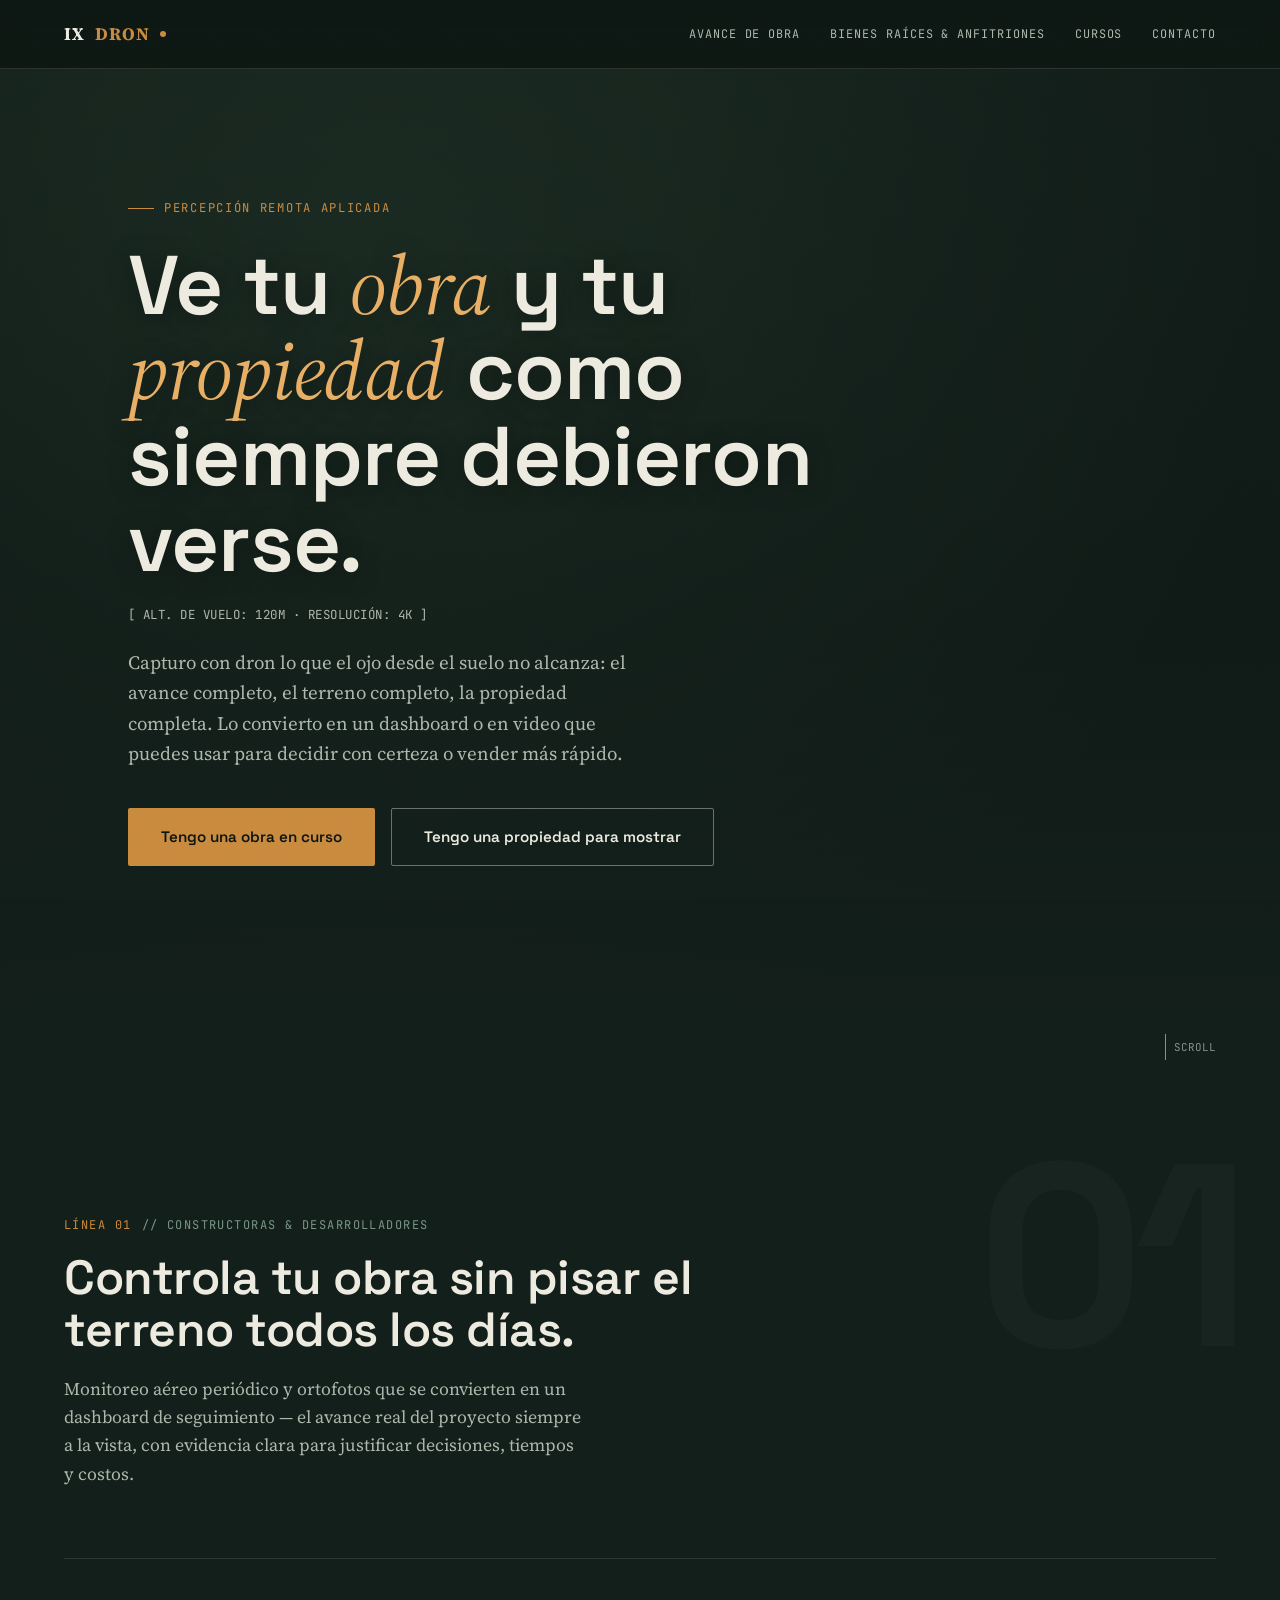
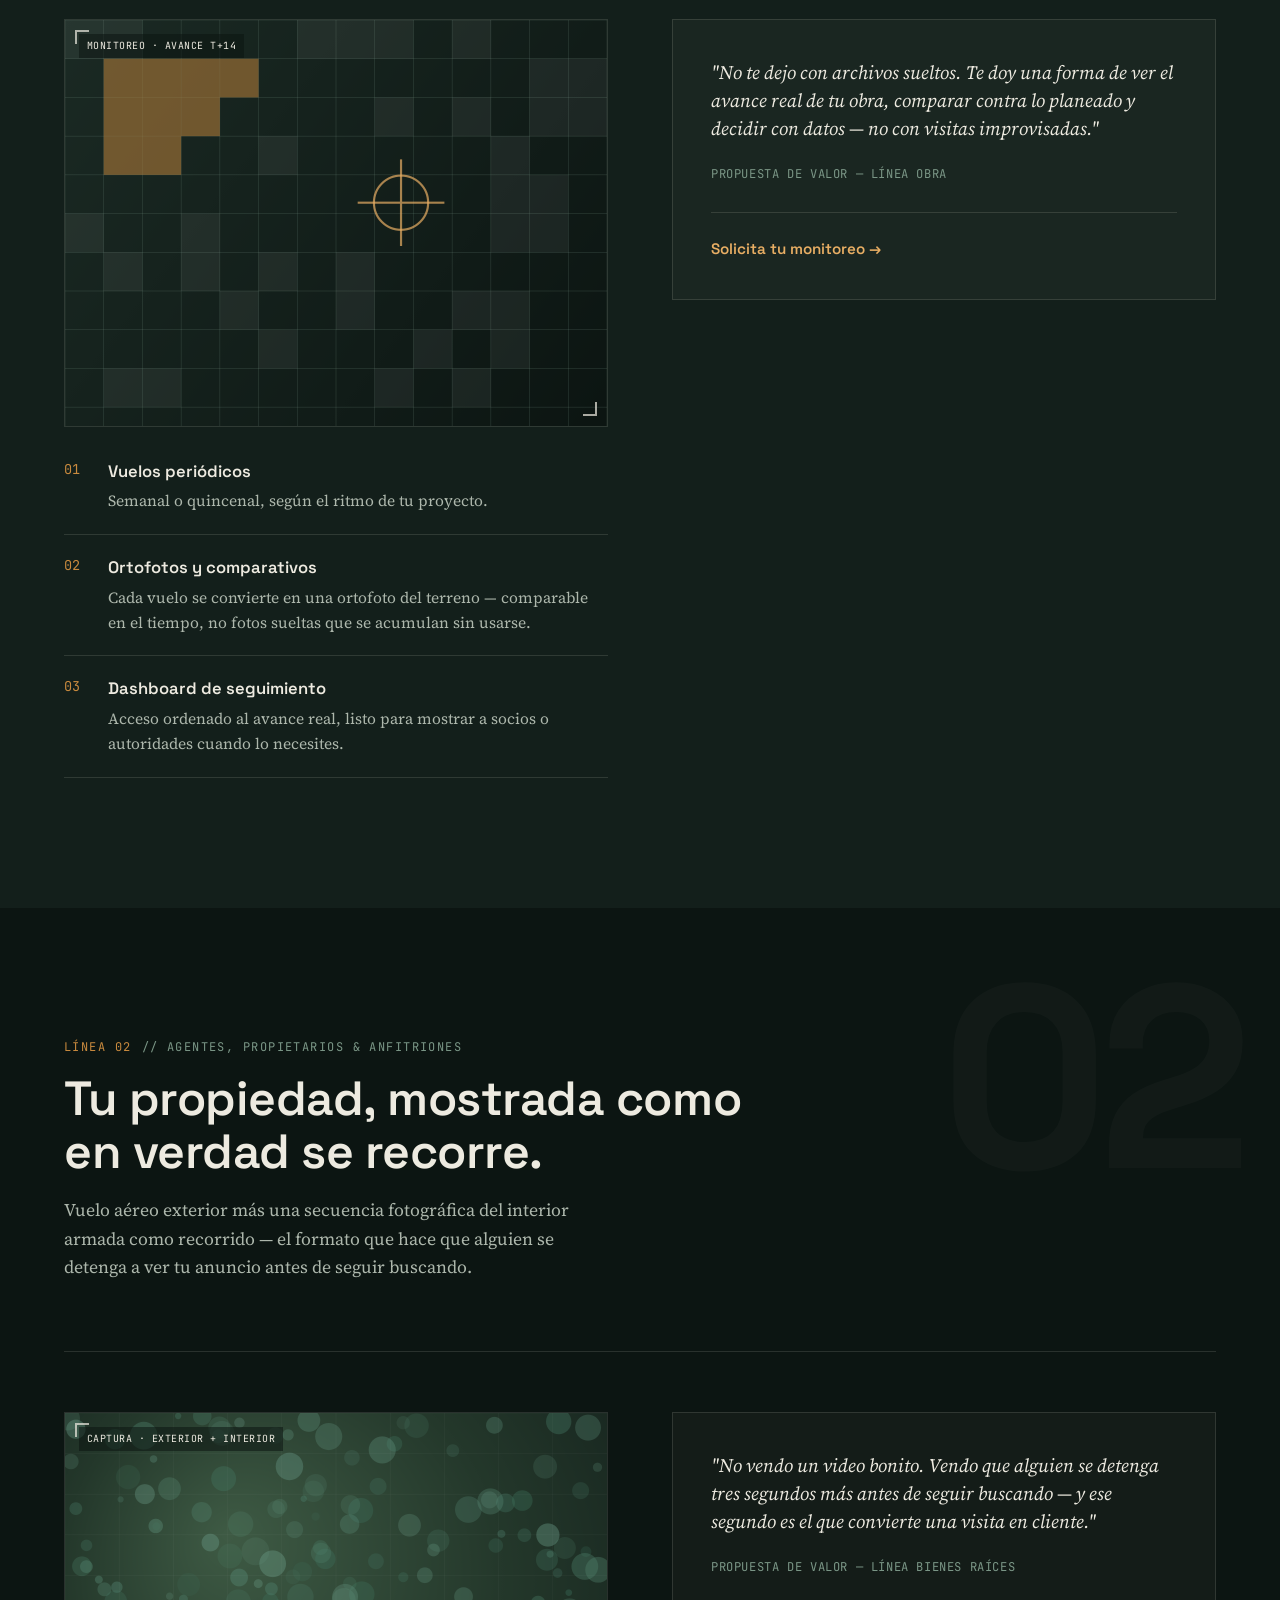
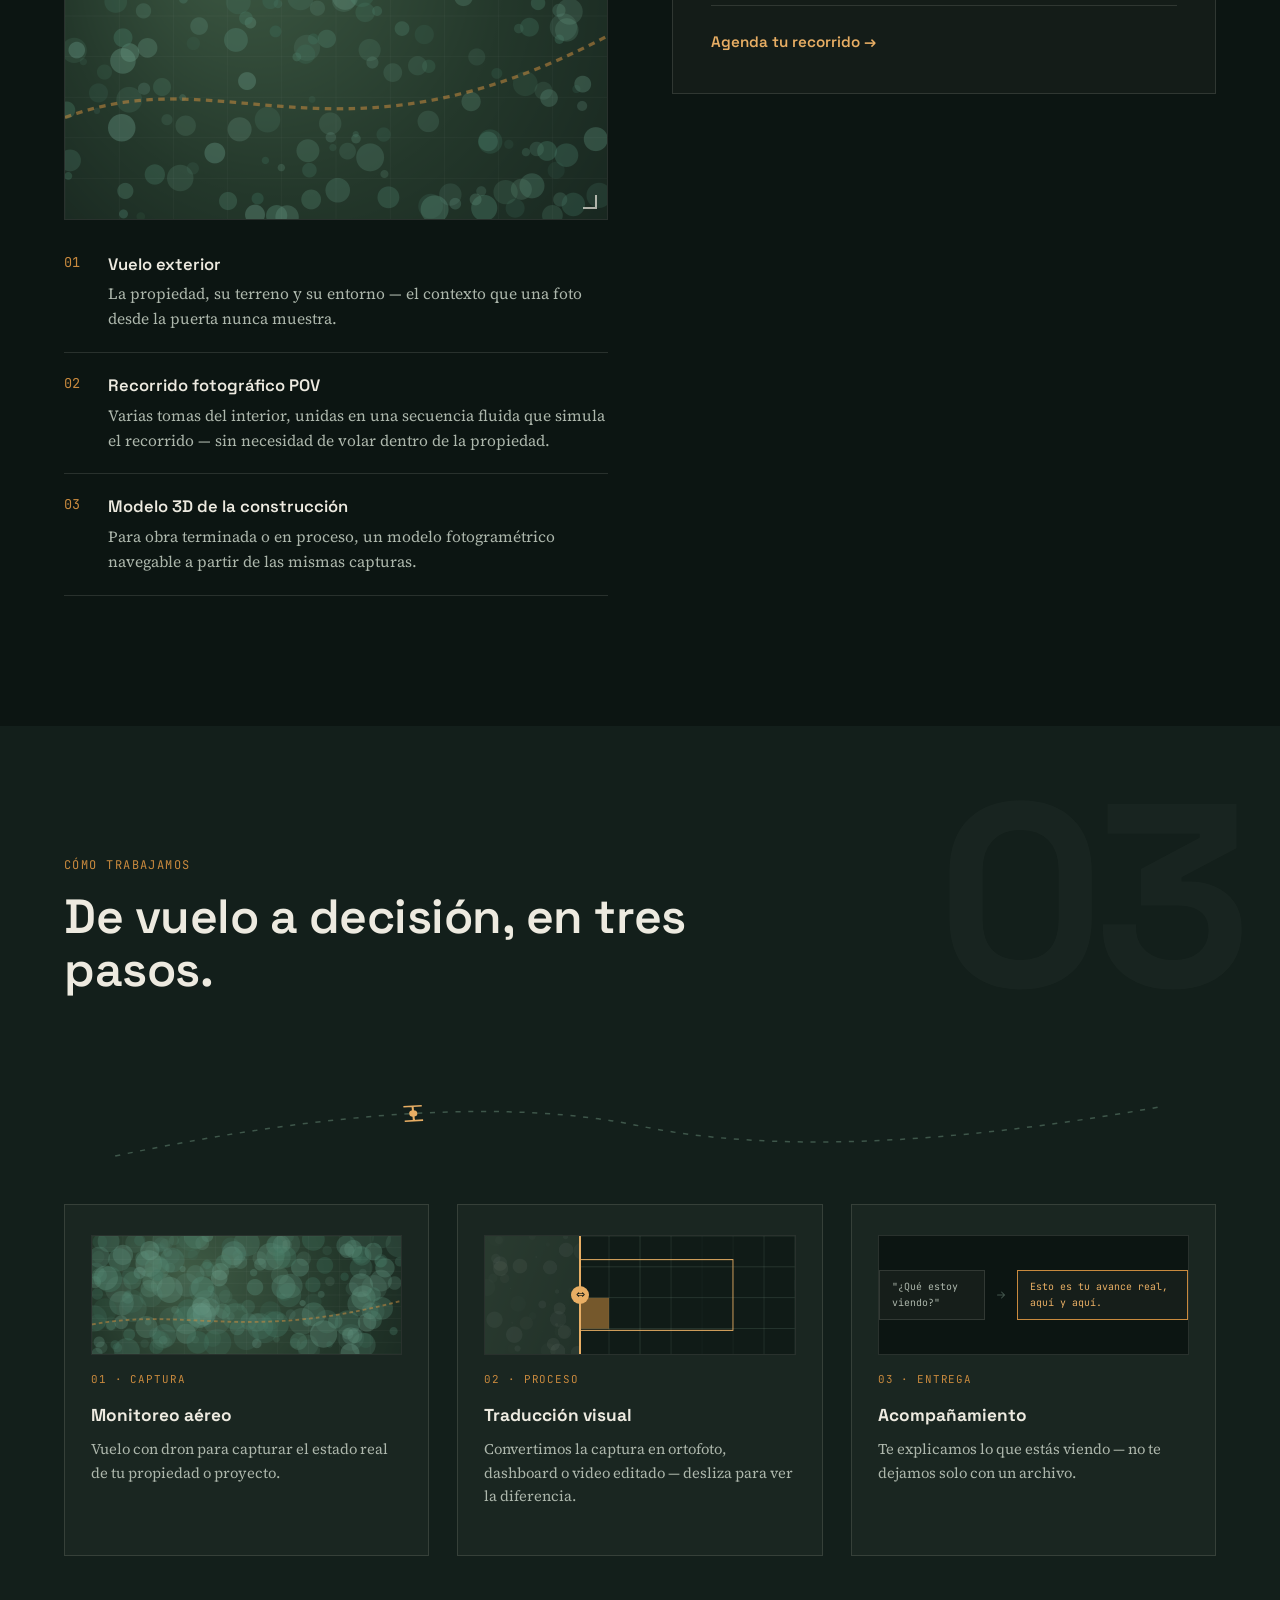
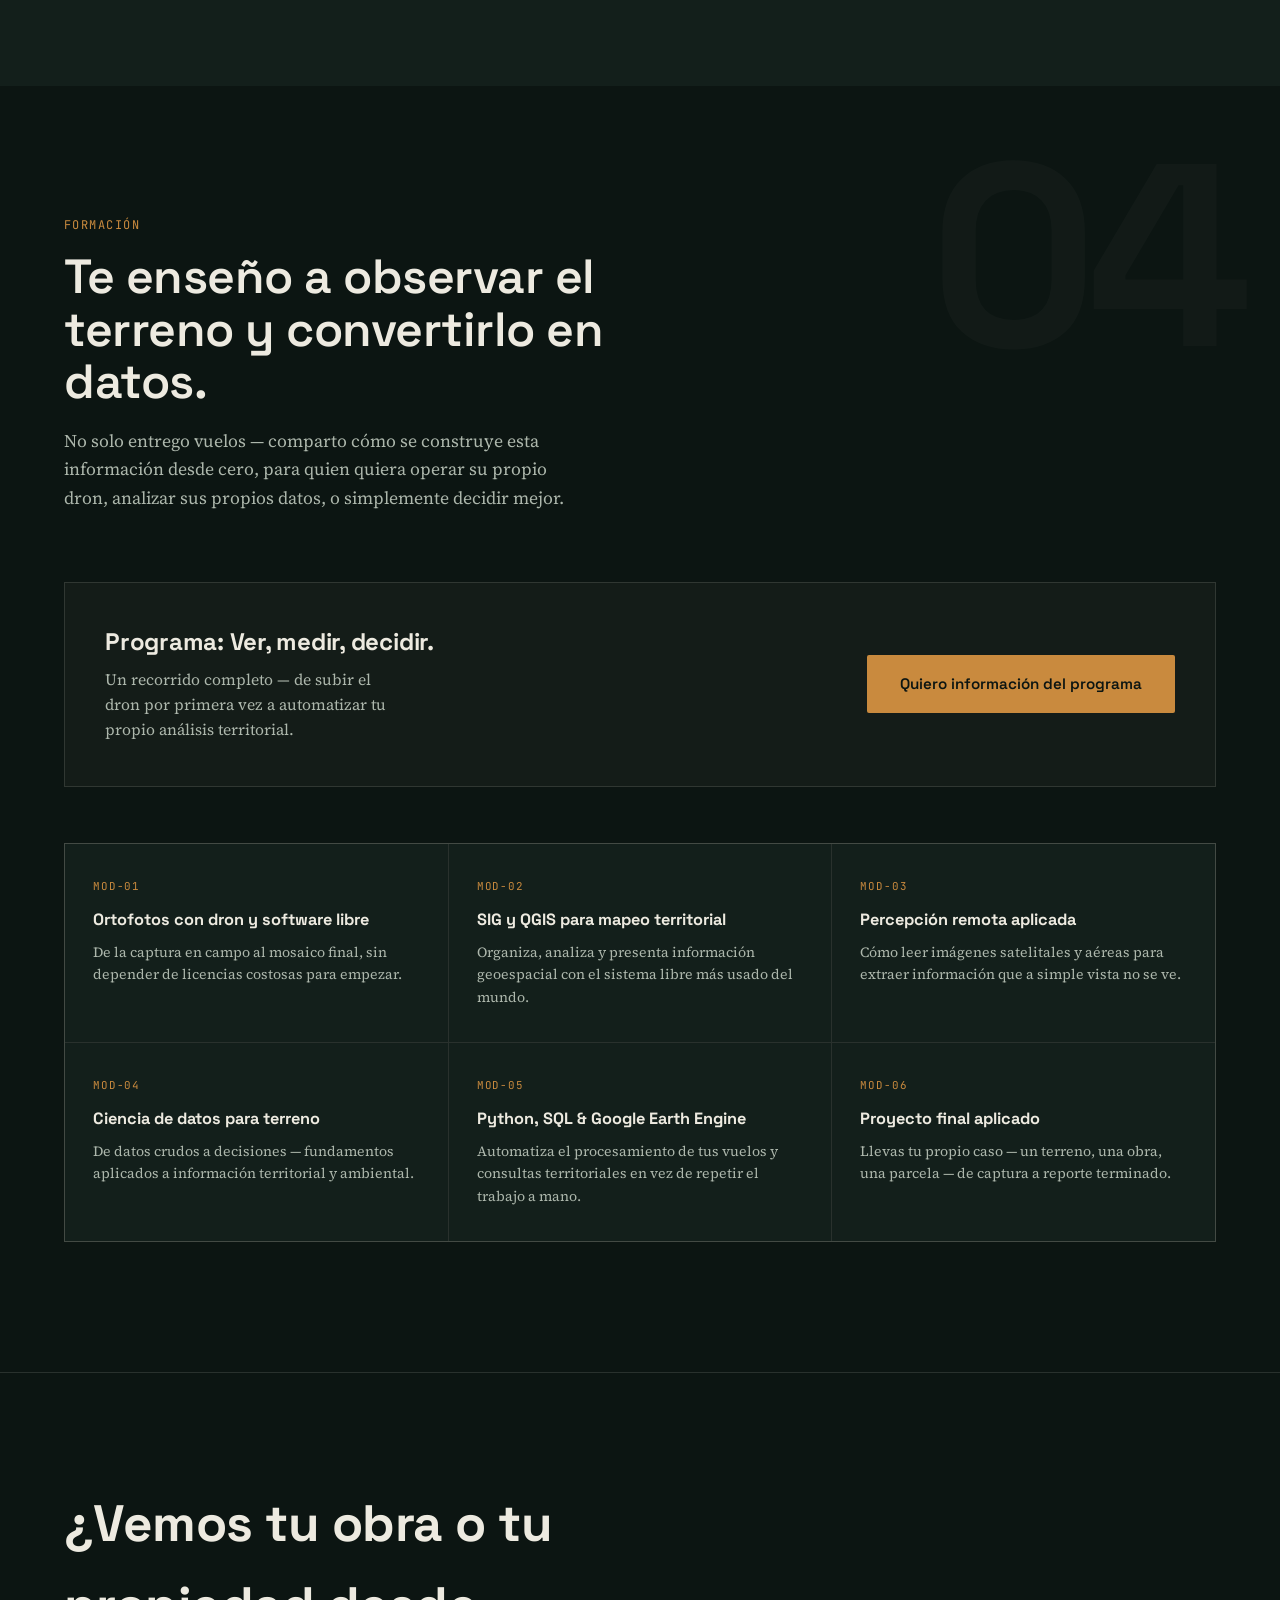
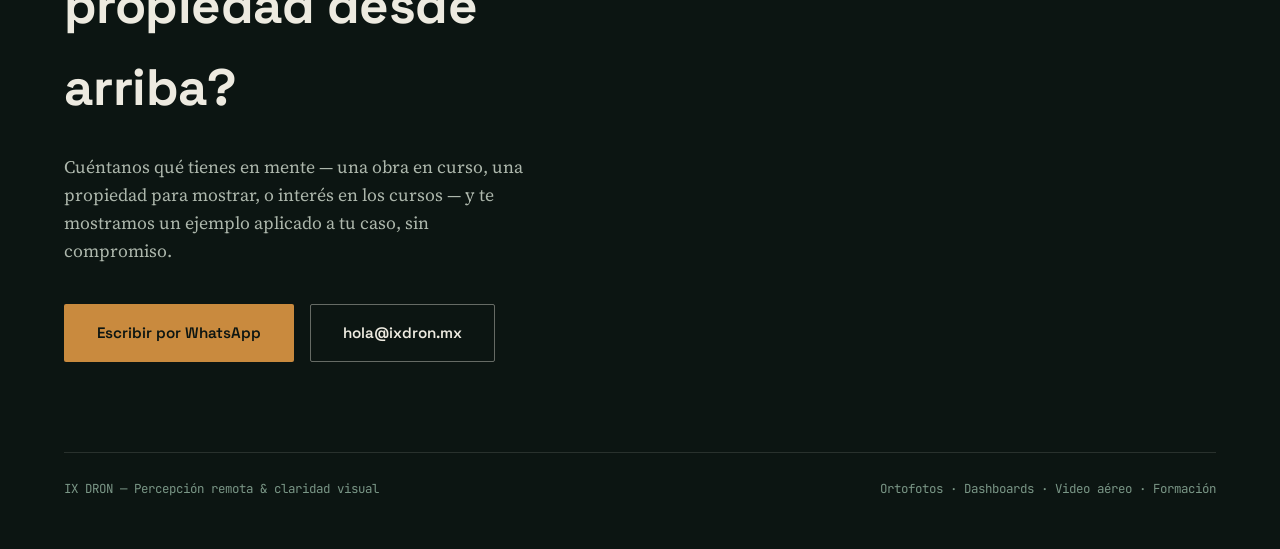
<file: index.html>
<!DOCTYPE html>
<html lang="es">
<head>
<meta charset="UTF-8">
<meta name="viewport" content="width=device-width, initial-scale=1.0">
<title>IX DRON — Percepción remota para tu obra y tu propiedad</title>
<style>
  @import url('https://fonts.googleapis.com/css2?family=Space+Grotesk:wght@400;500;600;700&family=Source+Serif+4:ital,wght@0,400;0,500;1,400&family=JetBrains+Mono:wght@400;500&display=swap');

  :root{
    --bg: #131F1B;
    --bg-deep: #0C1512;
    --sage: #7A9686;
    --sage-dim: #3E564A;
    --amber: #C98A3E;
    --amber-bright: #E8AE64;
    --cream: #EDEAE0;
    --cream-dim: #ADB7AC;
    --line: rgba(237,234,224,0.13);
  }
  *{margin:0;padding:0;box-sizing:border-box;}
  html{scroll-behavior:smooth;}
  body{background:var(--bg); color:var(--cream); font-family:'Source Serif 4', serif; line-height:1.6; overflow-x:hidden; position:relative;}
  h1,h2,h3,.display{font-family:'Space Grotesk',sans-serif;letter-spacing:-0.01em;}
  .mono{font-family:'JetBrains Mono',monospace;}
  a{color:inherit;}

  .grain{
    position:fixed; inset:0; z-index:50; pointer-events:none; opacity:0.05; mix-blend-mode:overlay;
    background-image:url("data:image/svg+xml,%3Csvg xmlns='http://www.w3.org/2000/svg' width='120' height='120'%3E%3Cfilter id='n'%3E%3CfeTurbulence type='fractalNoise' baseFrequency='0.9' numOctaves='2' stitchTiles='stitch'/%3E%3C/filter%3E%3Crect width='100%25' height='100%25' filter='url(%23n)'/%3E%3C/svg%3E");
  }
  .contours{position:fixed; inset:0; z-index:0; pointer-events:none; opacity:0.22;}
  .contours svg{width:100%;height:100%;}
  .contours path{fill:none;stroke:var(--sage-dim);stroke-width:1;}
  .scanline{
    position:fixed; left:0; right:0; height:140px; z-index:1; pointer-events:none;
    background:linear-gradient(180deg, transparent, rgba(201,138,62,0.05), transparent);
    animation:sweep 9s linear infinite;
  }
  @keyframes sweep{ 0%{top:-140px;} 100%{top:110vh;} }

  header{
    position:sticky; top:0; z-index:30; display:flex; justify-content:space-between; align-items:center;
    padding:20px 5vw; background:rgba(12,21,18,0.82); backdrop-filter:blur(10px); border-bottom:1px solid var(--line);
  }
  .logo{font-size:1.1rem; font-weight:700; letter-spacing:0.06em; display:flex; align-items:center; gap:10px;}
  .logo span{color:var(--amber);}
  .logo .dot{width:6px;height:6px;border-radius:50%;background:var(--amber);animation:blink 2.4s ease-in-out infinite;}
  @keyframes blink{0%,100%{opacity:1;}50%{opacity:0.2;}}
  nav{display:flex;}
  nav a{margin-left:30px; font-family:'JetBrains Mono',monospace; font-size:0.74rem; text-transform:uppercase; letter-spacing:0.08em; text-decoration:none; color:var(--cream-dim); transition:color 0.2s;}
  nav a:hover{color:var(--amber-bright);}
  @media (max-width:760px){ nav{display:none;} }

  /* ===== HERO with video ===== */
  .hero{ position:relative; min-height:100vh; display:flex; flex-direction:column; justify-content:flex-end; overflow:hidden; }
  .hero-media{ position:absolute; inset:0; z-index:0; }
  .hero-media video, .hero-media .hero-fallback{
    position:absolute; inset:0; width:100%; height:100%; object-fit:cover;
  }
  .hero-fallback{ background:radial-gradient(ellipse at 30% 20%, #24382B, var(--bg) 70%); }
  .hero-media::after{
    content:""; position:absolute; inset:0;
    background:linear-gradient(180deg, rgba(12,21,18,0.35) 0%, rgba(12,21,18,0.55) 55%, var(--bg) 96%);
  }
  .hero-inner{ position:relative; z-index:2; padding:0 5vw 90px; }
  .eyebrow{
    font-family:'JetBrains Mono',monospace; font-size:0.76rem; letter-spacing:0.14em; text-transform:uppercase;
    color:var(--amber); margin-bottom:24px; display:flex; align-items:center; gap:10px;
  }
  .eyebrow::before{content:"";width:26px;height:1px;background:var(--amber);}
  .hero h1{ font-size:clamp(2.6rem, 7vw, 5.2rem); font-weight:600; line-height:1.03; color:var(--cream); margin-bottom:20px; max-width:15ch; text-shadow:0 2px 24px rgba(0,0,0,0.35);}
  .hero h1 .accent{ font-style:italic; font-family:'Source Serif 4',serif; font-weight:400; color:var(--amber-bright); }
  .hero p.lead{ font-size:1.18rem; color:var(--cream-dim); max-width:52ch; margin-bottom:40px; }
  .cta-row{display:flex; gap:16px; flex-wrap:wrap;}
  .btn{ display:inline-block; padding:16px 32px; border-radius:2px; font-family:'Space Grotesk',sans-serif; font-weight:600; font-size:0.95rem; text-decoration:none; transition:all 0.2s; border:1px solid transparent; }
  .btn-primary{background:var(--amber); color:var(--bg-deep);}
  .btn-primary:hover{background:var(--amber-bright); transform:translateY(-2px);}
  .btn-ghost{border-color:rgba(237,234,224,0.4); color:var(--cream);}
  .btn-ghost:hover{border-color:var(--amber); color:var(--amber-bright); transform:translateY(-2px);}
  .scroll-cue{
    position:absolute; bottom:26px; right:5vw; z-index:2; font-family:'JetBrains Mono',monospace; font-size:0.68rem;
    color:var(--cream-dim); display:flex; align-items:center; gap:8px; opacity:0.75;
  }
  .scroll-cue .ln{width:1px;height:26px;background:var(--cream-dim); animation:pulse 2s ease-in-out infinite;}
  @keyframes pulse{0%,100%{opacity:0.3;}50%{opacity:1;}}

  .reveal{opacity:0; transform:translateY(28px); transition:opacity 0.8s ease, transform 0.8s ease;}
  .reveal.in{opacity:1; transform:translateY(0);}

  section{position:relative; z-index:2; padding:130px 5vw; overflow:hidden;}
  .bg-numeral{
    position:absolute; top:40px; right:3vw; font-family:'Space Grotesk',sans-serif; font-weight:700;
    font-size:min(22vw,260px); color:var(--cream); opacity:0.025; line-height:1; pointer-events:none; z-index:0;
    letter-spacing:-0.04em;
  }
  .section-head{max-width:680px; margin-bottom:70px; position:relative; z-index:1;}
  .section-head .tag{
    font-family:'JetBrains Mono',monospace; font-size:0.75rem; letter-spacing:0.12em; text-transform:uppercase;
    color:var(--amber); margin-bottom:16px; display:flex; align-items:center; gap:10px; flex-wrap:wrap;
  }
  .section-head .tag .coord{color:var(--sage); font-weight:400;}
  .section-head h2{font-size:clamp(2rem,4vw,3rem); color:var(--cream); font-weight:600; line-height:1.1;}
  .section-head p{color:var(--cream-dim); margin-top:18px; font-size:1.1rem; max-width:58ch;}

  .line-block{ position:relative; z-index:1; display:grid; grid-template-columns:1fr 1fr; gap:64px; align-items:start; border-top:1px solid var(--line); padding-top:60px; }
  @media (max-width:860px){ .line-block{grid-template-columns:1fr;} }

  .sat-panel{ position:relative; aspect-ratio:4/3; overflow:hidden; border:1px solid var(--line); margin-bottom:32px; }
  .sat-panel canvas, .sat-panel video, .sat-panel img{width:100%; height:100%; display:block; object-fit:cover;}
  .sat-panel .frame-label{
    position:absolute; top:14px; left:14px; font-family:'JetBrains Mono',monospace; font-size:0.62rem;
    color:var(--cream); background:rgba(12,21,18,0.55); padding:4px 8px; letter-spacing:0.05em; z-index:2;
  }
  .sat-panel .frame-corner{position:absolute; width:14px; height:14px; border-color:var(--amber-bright); opacity:0.7; z-index:2;}
  .sat-panel .fc-tl{top:10px; left:10px; border-top:2px solid; border-left:2px solid;}
  .sat-panel .fc-br{bottom:10px; right:10px; border-bottom:2px solid; border-right:2px solid;}

  .feat-list{list-style:none;}
  .feat-list li{ display:flex; gap:18px; padding:20px 0; border-bottom:1px solid var(--line); transition:padding-left 0.25s; }
  .feat-list li:hover{padding-left:8px;}
  .feat-list li:first-child{padding-top:0;}
  .feat-num{ font-family:'JetBrains Mono',monospace; color:var(--amber); font-size:0.85rem; min-width:26px; }
  .feat-list h4{font-family:'Space Grotesk',sans-serif; color:var(--cream); font-size:1.04rem; margin-bottom:4px; font-weight:600;}
  .feat-list p{color:var(--cream-dim); font-size:0.97rem;}

  .card{ background:rgba(237,234,224,0.03); border:1px solid var(--line); padding:38px; transition:border-color 0.25s, transform 0.25s; }
  .card:hover{border-color:var(--amber); transform:translateY(-3px);}
  .card .quote{font-style:italic; color:var(--cream); font-size:1.18rem; line-height:1.5; margin-bottom:22px;}
  .card .who{font-family:'JetBrains Mono',monospace; font-size:0.76rem; color:var(--sage); text-transform:uppercase; letter-spacing:0.05em;}
  .card .cta-link{
    display:block; margin-top:28px; padding-top:24px; border-top:1px solid var(--line);
    font-family:'Space Grotesk',sans-serif; color:var(--amber-bright); text-decoration:none; font-weight:600; font-size:0.95rem;
  }

  /* ===== PIPELINE — Cómo trabajamos ===== */
  .pipeline-wrap{ position:relative; z-index:1; }
  .flightpath{ width:100%; height:120px; margin-bottom:10px; }
  .flightpath path.route{ fill:none; stroke:var(--sage-dim); stroke-width:1.5; stroke-dasharray:4 6; }
  .flightpath .drone{ }
  .pipeline{ position:relative; z-index:1; display:grid; grid-template-columns:repeat(3,1fr); gap:28px; }
  @media (max-width:860px){ .pipeline{grid-template-columns:1fr;} .flightpath{display:none;} }
  .pn-card{ border:1px solid var(--line); background:rgba(237,234,224,0.03); padding:30px 26px; transition:border-color 0.25s, transform 0.25s; position:relative; overflow:hidden;}
  .pn-card:hover{border-color:var(--amber); transform:translateY(-4px);}
  .pn-code{color:var(--amber); font-size:0.68rem; letter-spacing:0.08em; display:block; margin-bottom:14px;}
  .pn-card h4{font-family:'Space Grotesk',sans-serif; font-size:1.08rem; color:var(--cream); margin-bottom:8px;}
  .pn-card p{font-size:0.92rem; color:var(--cream-dim); margin-bottom:16px;}

  .pn-visual{ height:120px; border:1px solid var(--line); position:relative; margin-bottom:16px; background:var(--bg-deep); overflow:hidden; }
  .pn-visual canvas{width:100%; height:100%; display:block;}
  /* before/after wipe for "traducción visual" */
  .wipe-wrap{ position:relative; width:100%; height:100%; cursor:ew-resize; }
  .wipe-wrap .layer{ position:absolute; inset:0; }
  .wipe-wrap .layer.after{ clip-path:inset(0 0 0 50%); }
  .wipe-handle{ position:absolute; top:0; bottom:0; left:50%; width:2px; background:var(--amber-bright); }
  .wipe-handle::after{ content:"⇔"; position:absolute; top:50%; left:50%; transform:translate(-50%,-50%); font-size:11px; color:var(--bg-deep); background:var(--amber-bright); width:18px; height:18px; border-radius:50%; display:flex; align-items:center; justify-content:center; }

  /* acompañamiento icon */
  .accompany-icon{ display:flex; align-items:center; justify-content:center; gap:10px; height:100%; }
  .bubble{ font-family:'JetBrains Mono',monospace; font-size:0.62rem; padding:8px 12px; border:1px solid var(--line); background:rgba(237,234,224,0.04); color:var(--cream-dim); }
  .bubble.b2{ color:var(--amber-bright); border-color:var(--amber); }
  .accompany-icon svg{ opacity:0.5; }

  /* ===== CURSOS ===== */
  .program-banner{
    position:relative; z-index:1; border:1px solid var(--line); background:rgba(237,234,224,0.03);
    padding:44px 40px; margin-bottom:56px; display:flex; justify-content:space-between; align-items:center; gap:30px; flex-wrap:wrap;
  }
  .program-banner h3{font-family:'Space Grotesk',sans-serif; font-size:1.5rem; color:var(--cream); max-width:22ch; line-height:1.25;}
  .program-banner p{color:var(--cream-dim); font-size:0.98rem; max-width:36ch; margin-top:10px;}
  .modules-grid{ position:relative; z-index:1; display:grid; grid-template-columns:repeat(3,1fr); gap:1px; background:var(--line); border:1px solid var(--line); }
  .module-card{ background:var(--bg); padding:34px 28px; transition:background 0.25s, transform 0.25s; cursor:default; }
  .module-card:hover{background:var(--bg-deep); transform:translateY(-2px);}
  .module-card .m-code{color:var(--amber); font-size:0.68rem; letter-spacing:0.08em; display:block; margin-bottom:14px;}
  .module-card h4{font-family:'Space Grotesk',sans-serif; font-size:1.02rem; color:var(--cream); margin-bottom:10px; line-height:1.3;}
  .module-card p{color:var(--cream-dim); font-size:0.88rem;}
  @media (max-width:860px){ .modules-grid{grid-template-columns:1fr;} }

  footer{ position:relative; z-index:2; padding:110px 5vw 50px; border-top:1px solid var(--line); background:var(--bg-deep); }
  .foot-cta h2{font-size:clamp(2rem,4.4vw,3.2rem); max-width:16ch; color:var(--cream); margin-bottom:24px;}
  .foot-cta p{color:var(--cream-dim); max-width:52ch; margin-bottom:38px; font-size:1.1rem;}
  .foot-bottom{ margin-top:90px; padding-top:26px; border-top:1px solid var(--line); display:flex; justify-content:space-between; flex-wrap:wrap; gap:14px; font-family:'JetBrains Mono',monospace; font-size:0.78rem; color:var(--sage); }
</style>
</head>
<body>

<div class="grain"></div>
<div class="contours" id="contours"></div>
<div class="scanline"></div>

<header>
  <div class="logo">IX <span>DRON</span><span class="dot"></span></div>
  <nav>
    <a href="#obra">Avance de Obra</a>
    <a href="#inmuebles">Bienes Raíces &amp; Anfitriones</a>
    <a href="#cursos">Cursos</a>
    <a href="#contacto">Contacto</a>
  </nav>
</header>

<!--
  ================= CÓMO SUBIR TU PROPIO VIDEO DE DRON (HERO) =================
  1. Comprime tu clip a MP4 (H.264), máximo ~8-12 segundos en loop, sin audio,
     idealmente menos de 6-8 MB (usa HandBrake o CloudConvert para comprimir).
  2. Ponle el nombre "hero-flight.mp4" y súbelo a la MISMA carpeta que este
     archivo index.html (o a un hosting/CDN y pega la URL completa).
  3. Reemplaza el atributo src="" de <source> abajo con la ruta o URL real.
  4. Opcional: genera una imagen fija del primer frame ("hero-poster.jpg") y
     ponla en el atributo poster="" del <video> — se ve mientras carga.
  5. En celulares o conexiones lentas, el script al final de la página
     detecta la pantalla/velocidad y oculta el video, dejando el fondo con
     curvas de nivel como respaldo (ya incluido) — así no se siente pesado.
  ================================================================================
-->
<section class="hero">
  <div class="hero-media" id="hero-media">
    <video id="hero-video" autoplay muted loop playsinline poster="">
      <source src="" type="video/mp4">
    </video>
    <div class="hero-fallback" id="hero-fallback" style="display:none;"></div>
  </div>
  <div class="hero-inner">
    <div class="eyebrow">Percepción remota aplicada</div>
    <h1>Ve tu <span class="accent">obra</span> y tu <span class="accent">propiedad</span> como siempre debieron verse.</h1>
    <p class="mono" style="color:var(--cream-dim); font-size:0.78rem; letter-spacing:0.04em; margin-bottom:22px;">[ ALT. DE VUELO: 120M · RESOLUCIÓN: 4K ]</p>
    <p class="lead">Capturo con dron lo que el ojo desde el suelo no alcanza: el avance completo, el terreno completo, la propiedad completa. Lo convierto en un dashboard o en video que puedes usar para decidir con certeza o vender más rápido.</p>
    <div class="cta-row">
      <a href="#obra" class="btn btn-primary">Tengo una obra en curso</a>
      <a href="#inmuebles" class="btn btn-ghost">Tengo una propiedad para mostrar</a>
    </div>
  </div>
  <div class="scroll-cue"><span class="ln"></span>SCROLL</div>
</section>

<!-- LÍNEA 1: AVANCE DE OBRA -->
<section id="obra">
  <div class="bg-numeral">01</div>
  <div class="section-head reveal">
    <span class="tag">Línea 01 <span class="coord">// constructoras &amp; desarrolladores</span></span>
    <h2>Controla tu obra sin pisar el terreno todos los días.</h2>
    <p>Monitoreo aéreo periódico y ortofotos que se convierten en un dashboard de seguimiento — el avance real del proyecto siempre a la vista, con evidencia clara para justificar decisiones, tiempos y costos.</p>
  </div>

  <div class="line-block reveal">
    <div>
      <div class="sat-panel">
        <canvas id="canvas-grid"></canvas>
        <div class="frame-label mono">MONITOREO · AVANCE T+14</div>
        <div class="frame-corner fc-tl"></div>
        <div class="frame-corner fc-br"></div>
      </div>
      <ul class="feat-list">
        <li><span class="feat-num">01</span><div><h4>Vuelos periódicos</h4><p>Semanal o quincenal, según el ritmo de tu proyecto.</p></div></li>
        <li><span class="feat-num">02</span><div><h4>Ortofotos y comparativos</h4><p>Cada vuelo se convierte en una ortofoto del terreno — comparable en el tiempo, no fotos sueltas que se acumulan sin usarse.</p></div></li>
        <li><span class="feat-num">03</span><div><h4>Dashboard de seguimiento</h4><p>Acceso ordenado al avance real, listo para mostrar a socios o autoridades cuando lo necesites.</p></div></li>
      </ul>
    </div>

    <div class="card">
      <p class="quote">"No te dejo con archivos sueltos. Te doy una forma de ver el avance real de tu obra, comparar contra lo planeado y decidir con datos — no con visitas improvisadas."</p>
      <p class="who">Propuesta de valor — Línea Obra</p>
      <a href="#contacto" class="cta-link">Solicita tu monitoreo →</a>
    </div>
  </div>
</section>

<!-- LÍNEA 2: BIENES RAÍCES Y ANFITRIONES -->
<section id="inmuebles" style="background:var(--bg-deep);">
  <div class="bg-numeral">02</div>
  <div class="section-head reveal">
    <span class="tag">Línea 02 <span class="coord">// agentes, propietarios &amp; anfitriones</span></span>
    <h2>Tu propiedad, mostrada como en verdad se recorre.</h2>
    <p>Vuelo aéreo exterior más una secuencia fotográfica del interior armada como recorrido — el formato que hace que alguien se detenga a ver tu anuncio antes de seguir buscando.</p>
  </div>

  <div class="line-block reveal">
    <div>
      <div class="sat-panel">
        <canvas id="canvas-forest"></canvas>
        <div class="frame-label mono">CAPTURA · EXTERIOR + INTERIOR</div>
        <div class="frame-corner fc-tl"></div>
        <div class="frame-corner fc-br"></div>
      </div>
      <ul class="feat-list">
        <li><span class="feat-num">01</span><div><h4>Vuelo exterior</h4><p>La propiedad, su terreno y su entorno — el contexto que una foto desde la puerta nunca muestra.</p></div></li>
        <li><span class="feat-num">02</span><div><h4>Recorrido fotográfico POV</h4><p>Varias tomas del interior, unidas en una secuencia fluida que simula el recorrido — sin necesidad de volar dentro de la propiedad.</p></div></li>
        <li><span class="feat-num">03</span><div><h4>Modelo 3D de la construcción</h4><p>Para obra terminada o en proceso, un modelo fotogramétrico navegable a partir de las mismas capturas.</p></div></li>
      </ul>
    </div>

    <div class="card">
      <p class="quote">"No vendo un video bonito. Vendo que alguien se detenga tres segundos más antes de seguir buscando — y ese segundo es el que convierte una visita en cliente."</p>
      <p class="who">Propuesta de valor — Línea Bienes Raíces</p>
      <a href="#contacto" class="cta-link">Agenda tu recorrido →</a>
    </div>
  </div>
</section>

<!-- CÓMO TRABAJAMOS -->
<section>
  <div class="bg-numeral">03</div>
  <div class="section-head reveal">
    <span class="tag">Cómo trabajamos</span>
    <h2>De vuelo a decisión, en tres pasos.</h2>
  </div>

  <div class="pipeline-wrap reveal">
    <svg class="flightpath" viewBox="0 0 900 120" preserveAspectRatio="none">
      <path class="route" d="M 40 90 Q 300 20 450 60 T 860 40" id="flight-route"/>
      <g class="drone">
        <path d="M-9,-9 L9,-9 M-9,9 L9,9 M0,-9 L0,9" stroke="#E8AE64" stroke-width="2" transform="scale(0.8)"/>
        <circle r="3.2" fill="#E8AE64"/>
        <animateMotion dur="7s" repeatCount="indefinite" rotate="auto">
          <mpath href="#flight-route"/>
        </animateMotion>
      </g>
    </svg>

    <div class="pipeline">
      <div class="pn-card">
        <div class="pn-visual"><canvas id="canvas-capture"></canvas></div>
        <span class="pn-code mono">01 · CAPTURA</span>
        <h4>Monitoreo aéreo</h4>
        <p>Vuelo con dron para capturar el estado real de tu propiedad o proyecto.</p>
      </div>
      <div class="pn-card">
        <div class="pn-visual">
          <div class="wipe-wrap" id="wipe-panel">
            <div class="layer before"><canvas id="canvas-before"></canvas></div>
            <div class="layer after"><canvas id="canvas-after"></canvas></div>
            <div class="wipe-handle" id="wipe-handle"></div>
          </div>
        </div>
        <span class="pn-code mono">02 · PROCESO</span>
        <h4>Traducción visual</h4>
        <p>Convertimos la captura en ortofoto, dashboard o video editado — desliza para ver la diferencia.</p>
      </div>
      <div class="pn-card">
        <div class="pn-visual">
          <div class="accompany-icon">
            <span class="bubble">"¿Qué estoy viendo?"</span>
            <svg width="18" height="18" viewBox="0 0 24 24"><path d="M5 12h14M13 6l6 6-6 6" stroke="#7A9686" stroke-width="2" fill="none" stroke-linecap="round"/></svg>
            <span class="bubble b2">Esto es tu avance real, aquí y aquí.</span>
          </div>
        </div>
        <span class="pn-code mono">03 · ENTREGA</span>
        <h4>Acompañamiento</h4>
        <p>Te explicamos lo que estás viendo — no te dejamos solo con un archivo.</p>
      </div>
    </div>
  </div>
</section>

<!-- CURSOS -->
<section id="cursos" style="background:var(--bg-deep);">
  <div class="bg-numeral">04</div>
  <div class="section-head reveal">
    <span class="tag">Formación</span>
    <h2>Te enseño a observar el terreno y convertirlo en datos.</h2>
    <p>No solo entrego vuelos — comparto cómo se construye esta información desde cero, para quien quiera operar su propio dron, analizar sus propios datos, o simplemente decidir mejor.</p>
  </div>

  <div class="program-banner reveal">
    <div>
      <h3>Programa: Ver, medir, decidir.</h3>
      <p>Un recorrido completo — de subir el dron por primera vez a automatizar tu propio análisis territorial.</p>
    </div>
    <a href="#contacto" class="btn btn-primary">Quiero información del programa</a>
  </div>

  <div class="modules-grid reveal">
    <div class="module-card">
      <span class="m-code mono">MOD-01</span>
      <h4>Ortofotos con dron y software libre</h4>
      <p>De la captura en campo al mosaico final, sin depender de licencias costosas para empezar.</p>
    </div>
    <div class="module-card">
      <span class="m-code mono">MOD-02</span>
      <h4>SIG y QGIS para mapeo territorial</h4>
      <p>Organiza, analiza y presenta información geoespacial con el sistema libre más usado del mundo.</p>
    </div>
    <div class="module-card">
      <span class="m-code mono">MOD-03</span>
      <h4>Percepción remota aplicada</h4>
      <p>Cómo leer imágenes satelitales y aéreas para extraer información que a simple vista no se ve.</p>
    </div>
    <div class="module-card">
      <span class="m-code mono">MOD-04</span>
      <h4>Ciencia de datos para terreno</h4>
      <p>De datos crudos a decisiones — fundamentos aplicados a información territorial y ambiental.</p>
    </div>
    <div class="module-card">
      <span class="m-code mono">MOD-05</span>
      <h4>Python, SQL &amp; Google Earth Engine</h4>
      <p>Automatiza el procesamiento de tus vuelos y consultas territoriales en vez de repetir el trabajo a mano.</p>
    </div>
    <div class="module-card">
      <span class="m-code mono">MOD-06</span>
      <h4>Proyecto final aplicado</h4>
      <p>Llevas tu propio caso — un terreno, una obra, una parcela — de captura a reporte terminado.</p>
    </div>
  </div>
</section>

<footer id="contacto">
  <div class="foot-cta reveal">
    <h2>¿Vemos tu obra o tu propiedad desde arriba?</h2>
    <p>Cuéntanos qué tienes en mente — una obra en curso, una propiedad para mostrar, o interés en los cursos — y te mostramos un ejemplo aplicado a tu caso, sin compromiso.</p>
    <div class="cta-row">
      <a href="https://wa.me/52" class="btn btn-primary">Escribir por WhatsApp</a>
      <a href="mailto:hola@ixdron.mx" class="btn btn-ghost">hola@ixdron.mx</a>
    </div>
  </div>
  <div class="foot-bottom">
    <span>IX DRON — Percepción remota &amp; claridad visual</span>
    <span>Ortofotos · Dashboards · Video aéreo · Formación</span>
  </div>
</footer>

<script>
  // Contour line background
  (function(){
    const container = document.getElementById('contours');
    const svgNS = "http://www.w3.org/2000/svg";
    const svg = document.createElementNS(svgNS, "svg");
    svg.setAttribute("viewBox", "0 0 1200 2600");
    svg.setAttribute("preserveAspectRatio", "none");
    function contourPath(baseY, amp, freq, seed){
      let d = `M -50 ${baseY}`;
      for(let x = -50; x <= 1250; x += 30){
        const y = baseY + Math.sin((x+seed)*freq)*amp + Math.sin((x+seed)*freq*2.3)*amp*0.4;
        d += ` L ${x} ${y.toFixed(1)}`;
      }
      return d;
    }
    for(let i=0; i<28; i++){
      const path = document.createElementNS(svgNS, "path");
      const baseY = i * 95 - 60;
      const amp = 30 + (i % 5) * 8;
      const freq = 0.006 + (i % 3) * 0.002;
      path.setAttribute("d", contourPath(baseY, amp, freq, i*40));
      path.setAttribute("stroke-width", i % 4 === 0 ? "1.4" : "0.7");
      svg.appendChild(path);
    }
    container.appendChild(svg);
  })();

  // Scroll reveal
  (function(){
    const els = document.querySelectorAll('.reveal');
    const io = new IntersectionObserver((entries)=>{
      entries.forEach(e=>{ if(e.isIntersecting){ e.target.classList.add('in'); } });
    }, {threshold:0.15});
    els.forEach(el=>io.observe(el));
  })();

  // Hero video: disable on small screens / slow connections, fall back gracefully
  (function(){
    const video = document.getElementById('hero-video');
    const fallback = document.getElementById('hero-fallback');
    const src = video.querySelector('source').getAttribute('src');
    const isSmall = window.matchMedia('(max-width: 760px)').matches;
    const conn = navigator.connection || navigator.webkitConnection || navigator.mozConnection;
    const isSlow = conn && (conn.saveData || /2g/.test(conn.effectiveType || ''));
    if(!src || isSmall || isSlow){
      video.style.display = 'none';
      fallback.style.display = 'block';
    }
    video.addEventListener('error', ()=>{ video.style.display='none'; fallback.style.display='block'; });
  })();

  // Generative canvases (placeholders — replace panels with real drone stills if you have them)
  function drawForestCanvas(canvas){
    const ctx = canvas.getContext('2d');
    canvas.width = canvas.clientWidth * 2; canvas.height = canvas.clientHeight * 2;
    const w = canvas.width, h = canvas.height;
    const g = ctx.createRadialGradient(w*0.3,h*0.3,10,w*0.5,h*0.5,w*0.8);
    g.addColorStop(0,'#3E5A44'); g.addColorStop(0.5,'#24382B'); g.addColorStop(1,'#131F1B');
    ctx.fillStyle = g; ctx.fillRect(0,0,w,h);
    for(let i=0;i<220;i++){
      const x = Math.random()*w, y = Math.random()*h, r = 6+Math.random()*22;
      const shade = 40+Math.random()*50;
      ctx.beginPath();
      ctx.fillStyle = `rgba(${shade+20},${shade+70},${shade+50},${0.15+Math.random()*0.25})`;
      ctx.arc(x,y,r,0,Math.PI*2); ctx.fill();
    }
    ctx.strokeStyle = 'rgba(201,138,62,0.55)'; ctx.lineWidth = w*0.006; ctx.setLineDash([w*0.012,w*0.01]);
    ctx.beginPath(); ctx.moveTo(0,h*0.75);
    ctx.bezierCurveTo(w*0.3,h*0.6, w*0.5,h*0.9, w,h*0.55);
    ctx.stroke(); ctx.setLineDash([]);
    ctx.strokeStyle = 'rgba(237,234,224,0.06)'; ctx.lineWidth = 1;
    for(let x=0;x<w;x+=w/10){ ctx.beginPath(); ctx.moveTo(x,0); ctx.lineTo(x,h); ctx.stroke(); }
    for(let y=0;y<h;y+=h/10){ ctx.beginPath(); ctx.moveTo(0,y); ctx.lineTo(w,y); ctx.stroke(); }
  }

  function drawGridCanvas(canvas){
    const ctx = canvas.getContext('2d');
    canvas.width = canvas.clientWidth * 2; canvas.height = canvas.clientHeight * 2;
    const w = canvas.width, h = canvas.height;
    const g = ctx.createLinearGradient(0,0,w,h);
    g.addColorStop(0,'#1B2A24'); g.addColorStop(1,'#0C1512');
    ctx.fillStyle = g; ctx.fillRect(0,0,w,h);
    ctx.strokeStyle = 'rgba(122,150,134,0.35)'; ctx.lineWidth = 1;
    const cell = w/14;
    for(let x=0;x<=w;x+=cell){ ctx.beginPath(); ctx.moveTo(x,0); ctx.lineTo(x,h); ctx.stroke(); }
    for(let y=0;y<=h;y+=cell){ ctx.beginPath(); ctx.moveTo(0,y); ctx.lineTo(w,y); ctx.stroke(); }
    ctx.fillStyle = 'rgba(201,138,62,0.5)';
    const done = [[1,1],[2,1],[1,2],[2,2],[3,1],[1,3],[2,3],[4,1],[3,2]];
    done.forEach(([cx,cy])=> ctx.fillRect(cx*cell, cy*cell, cell, cell));
    ctx.fillStyle = 'rgba(237,234,224,0.06)';
    for(let cx=0;cx<14;cx++){ for(let cy=0;cy<10;cy++){
      if(!done.some(([a,b])=>a===cx&&b===cy) && Math.random()>0.7){ ctx.fillRect(cx*cell,cy*cell,cell,cell); }
    }}
    ctx.strokeStyle = 'rgba(232,174,100,0.7)'; ctx.lineWidth = w*0.004;
    const cx = w*0.62, cy = h*0.45, r = w*0.05;
    ctx.beginPath(); ctx.arc(cx,cy,r,0,Math.PI*2); ctx.stroke();
    ctx.beginPath(); ctx.moveTo(cx-r*1.6,cy); ctx.lineTo(cx+r*1.6,cy); ctx.moveTo(cx,cy-r*1.6); ctx.lineTo(cx,cy+r*1.6); ctx.stroke();
  }

  function drawRawCanvas(canvas){
    const ctx = canvas.getContext('2d');
    canvas.width = canvas.clientWidth * 2; canvas.height = canvas.clientHeight * 2;
    const w = canvas.width, h = canvas.height;
    const g = ctx.createLinearGradient(0,0,w,h);
    g.addColorStop(0,'#2A3B30'); g.addColorStop(1,'#16241F');
    ctx.fillStyle = g; ctx.fillRect(0,0,w,h);
    for(let i=0;i<160;i++){
      ctx.beginPath();
      ctx.fillStyle = `rgba(255,255,255,${Math.random()*0.05})`;
      ctx.arc(Math.random()*w, Math.random()*h, Math.random()*w*0.03, 0, Math.PI*2);
      ctx.fill();
    }
  }

  function drawProcessedCanvas(canvas){
    const ctx = canvas.getContext('2d');
    canvas.width = canvas.clientWidth * 2; canvas.height = canvas.clientHeight * 2;
    const w = canvas.width, h = canvas.height;
    ctx.fillStyle = '#101B17'; ctx.fillRect(0,0,w,h);
    ctx.strokeStyle = 'rgba(122,150,134,0.4)'; ctx.lineWidth = 1;
    const cell = w/10;
    for(let x=0;x<=w;x+=cell){ ctx.beginPath(); ctx.moveTo(x,0); ctx.lineTo(x,h); ctx.stroke(); }
    for(let y=0;y<=h;y+=cell){ ctx.beginPath(); ctx.moveTo(0,y); ctx.lineTo(w,y); ctx.stroke(); }
    ctx.fillStyle = 'rgba(201,138,62,0.55)';
    [[2,2],[3,2],[2,3],[6,4],[7,4],[6,5],[7,5]].forEach(([cx,cy])=> ctx.fillRect(cx*cell,cy*cell,cell,cell));
    ctx.strokeStyle = '#E8AE64'; ctx.lineWidth = w*0.003;
    ctx.beginPath(); ctx.moveTo(w*0.2,h*0.2); ctx.lineTo(w*0.8,h*0.2); ctx.lineTo(w*0.8,h*0.8); ctx.lineTo(w*0.2,h*0.8); ctx.closePath(); ctx.stroke();
  }

  window.addEventListener('load', ()=>{
    ['canvas-forest','canvas-grid'].forEach(id=>{
      const c = document.getElementById(id);
      if(!c) return;
      if(id==='canvas-forest') drawForestCanvas(c); else drawGridCanvas(c);
    });
    const cc = document.getElementById('canvas-capture'); if(cc) drawForestCanvas(cc);
    const cb = document.getElementById('canvas-before'); if(cb) drawRawCanvas(cb);
    const ca = document.getElementById('canvas-after'); if(ca) drawProcessedCanvas(ca);

    // wipe interaction
    const wipe = document.getElementById('wipe-panel');
    const handle = document.getElementById('wipe-handle');
    const afterLayer = wipe.querySelector('.layer.after');
    function setWipe(pct){
      pct = Math.max(4, Math.min(96, pct));
      afterLayer.style.clipPath = `inset(0 0 0 ${pct}%)`;
      handle.style.left = pct + '%';
    }
    let dragging = false;
    wipe.addEventListener('pointerdown', ()=>{ dragging = true; });
    window.addEventListener('pointerup', ()=>{ dragging = false; });
    window.addEventListener('pointermove', (e)=>{
      if(!dragging) return;
      const r = wipe.getBoundingClientRect();
      setWipe(((e.clientX - r.left) / r.width) * 100);
    });
    wipe.addEventListener('mousemove', (e)=>{
      const r = wipe.getBoundingClientRect();
      setWipe(((e.clientX - r.left) / r.width) * 100);
    });
    // auto demo sweep once on load
    let t = 0;
    const auto = setInterval(()=>{ t += 2; setWipe(30 + Math.sin(t/20)*20+20); if(t>140) clearInterval(auto); }, 40);
  });
</script>

</body>
</html>
</file>
